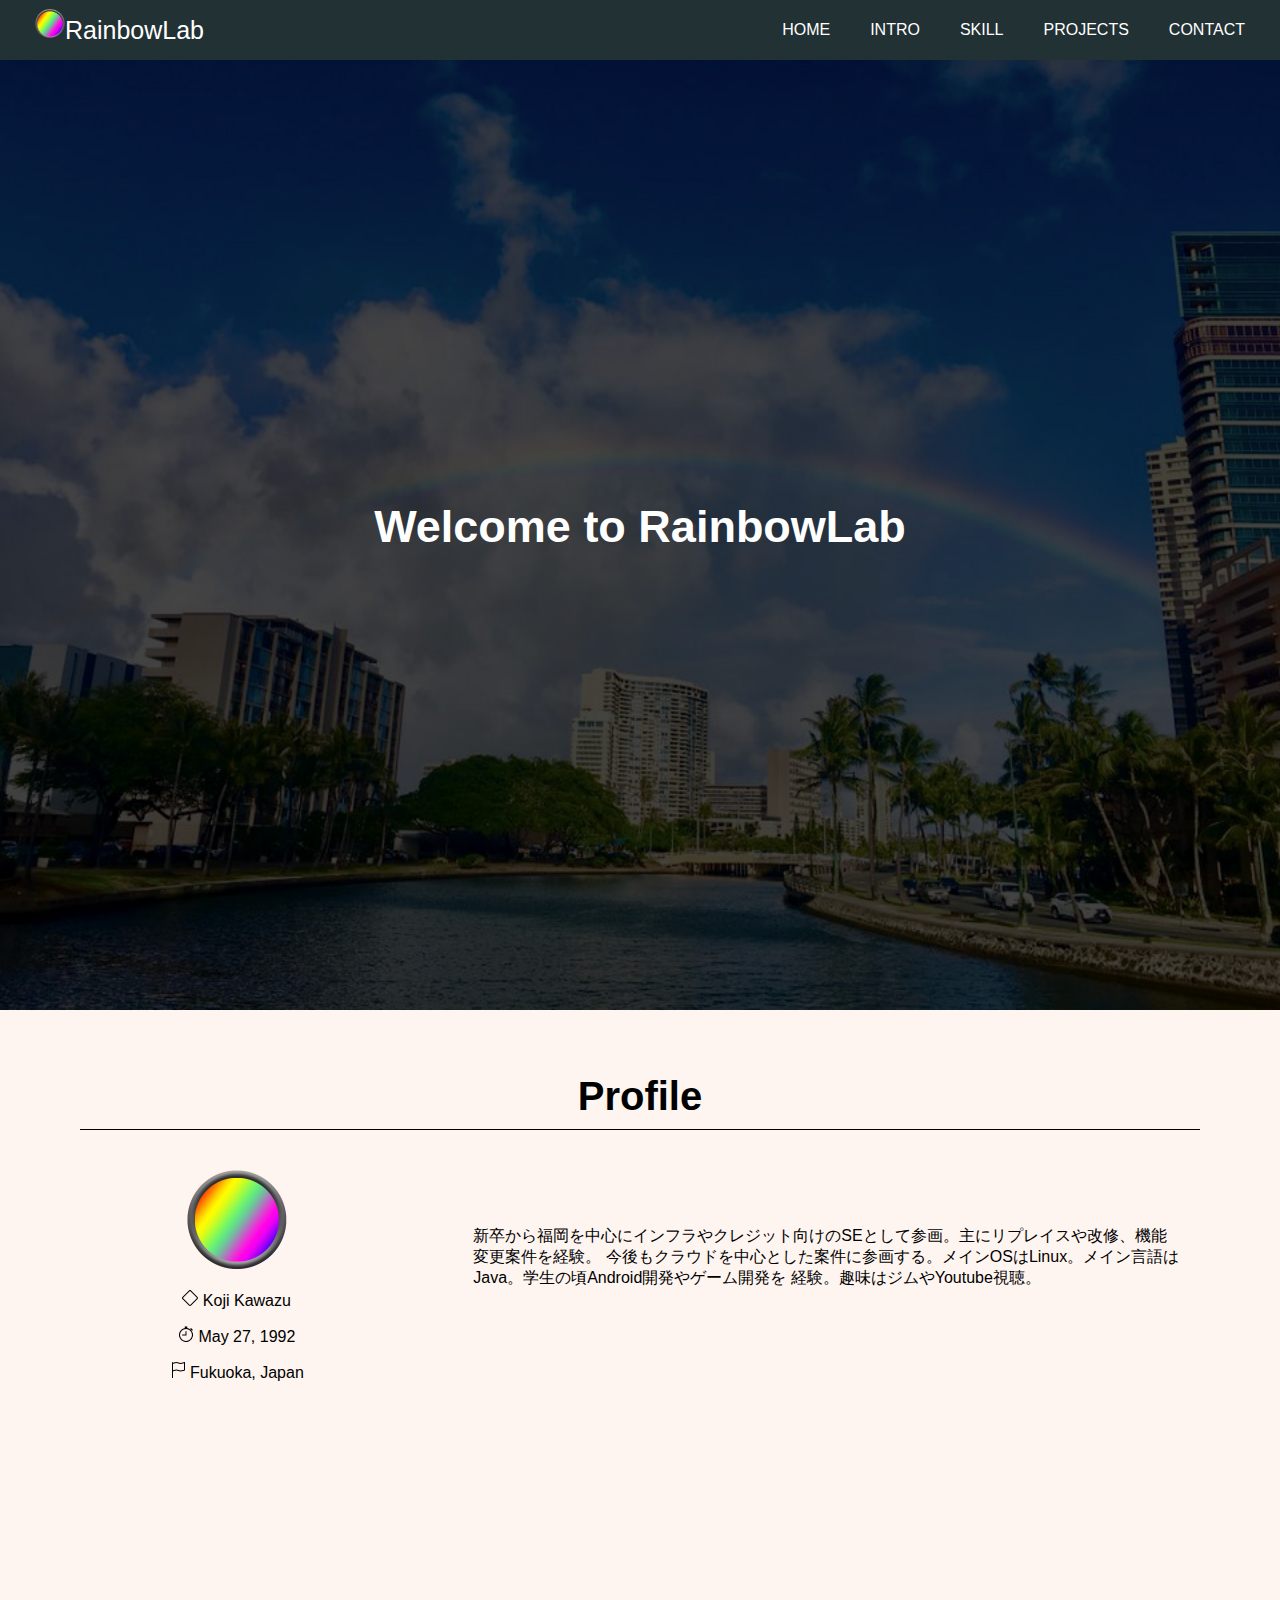
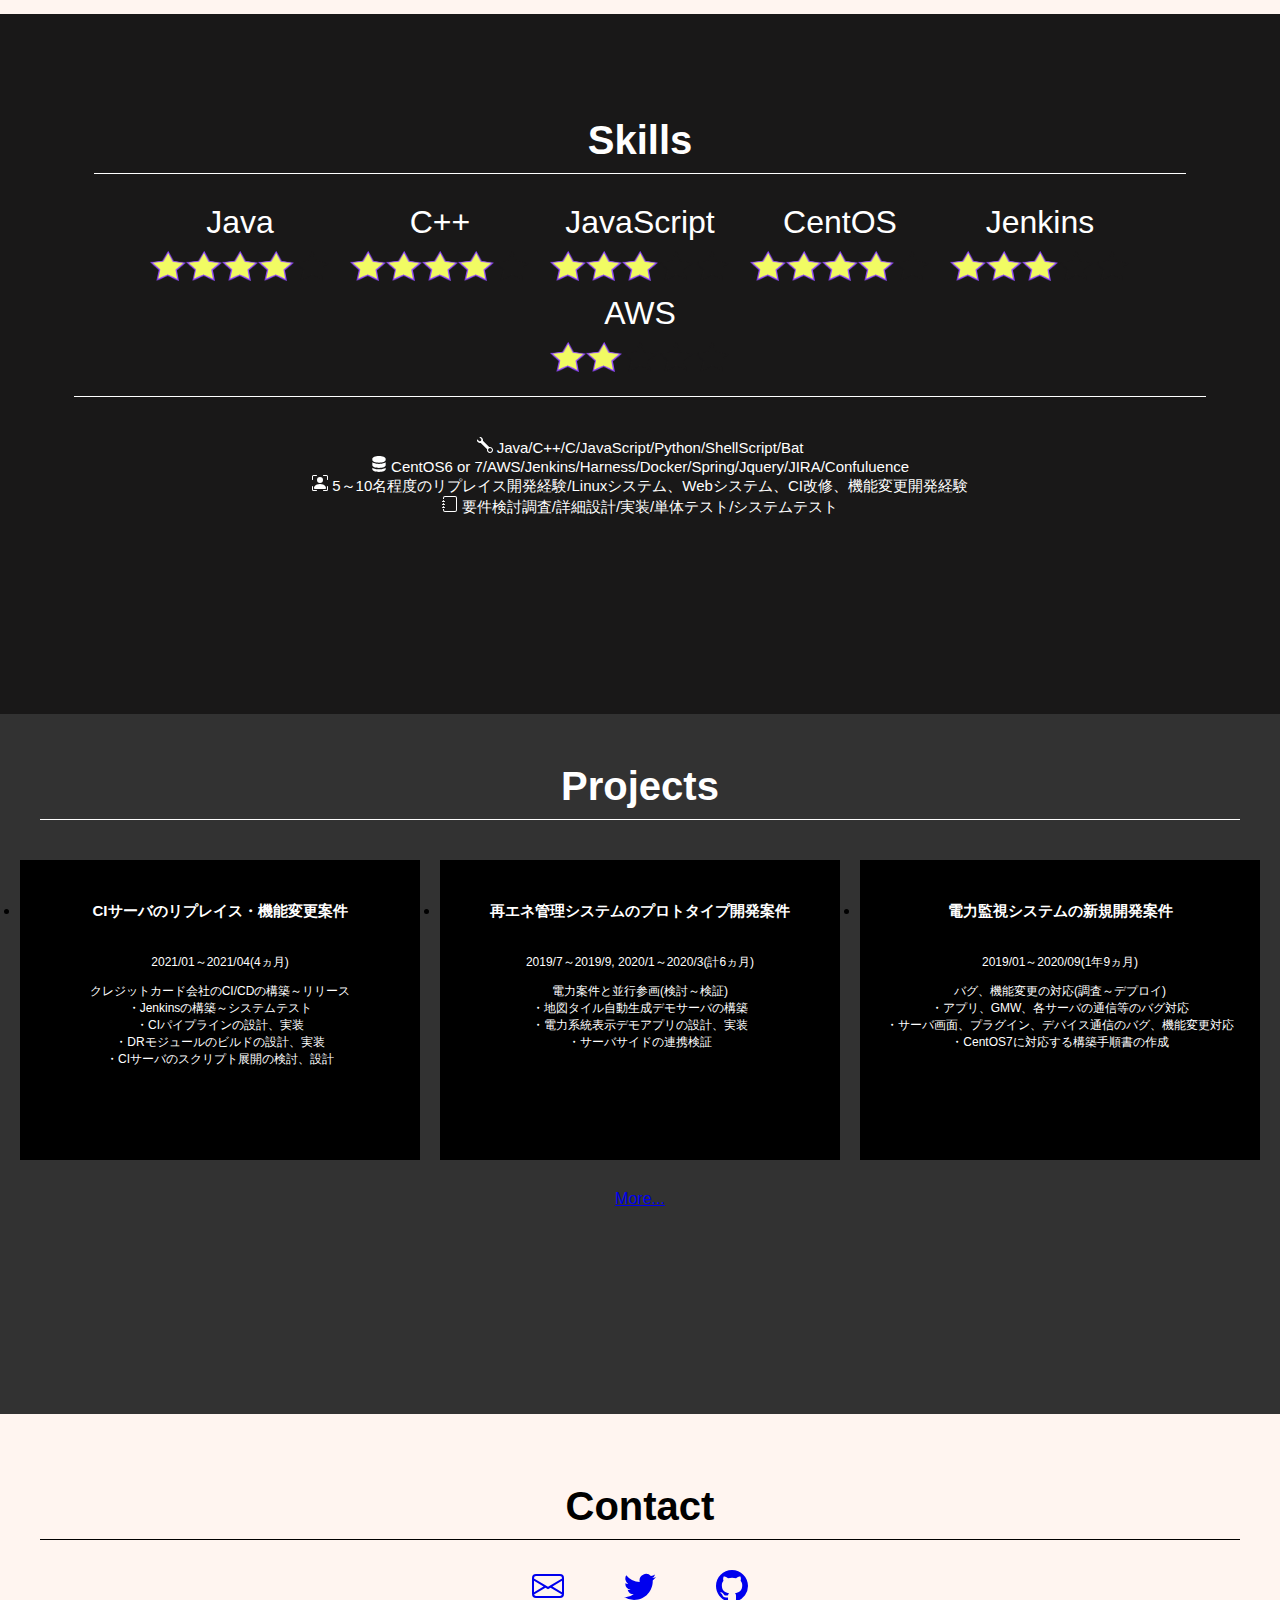
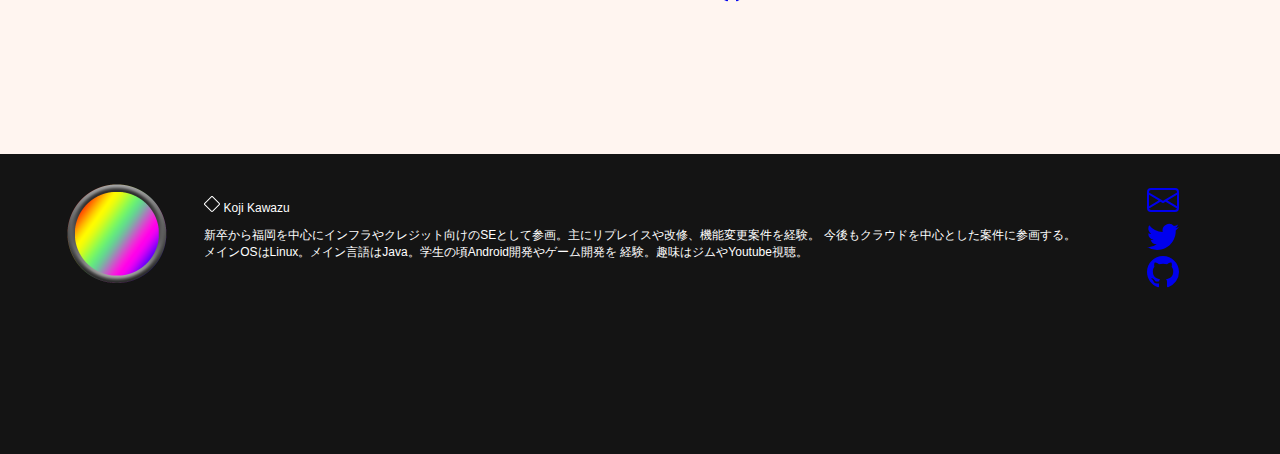
<file: index.html>
<!DOCTYPE html>
<html>
<head>
    <meta charset="utf-8">
    <meta name="viewport" content="width=device-width, initial-scale=1.0">
    <title>RainbowLab</title>
    <link href="https://cdn.jsdelivr.net/npm/bootstrap@5.0.0-beta1/dist/css/bootstrap.min.css" rel="stylesheet" integrity="sha384-giJF6kkoqNQ00vy+HMDP7azOuL0xtbfIcaT9wjKHr8RbDVddVHyTfAAsrekwKmP1" crossorigin="anonymous">
    <script src="https://cdn.jsdelivr.net/npm/bootstrap@5.0.0-beta1/dist/js/bootstrap.bundle.min.js" integrity="sha384-ygbV9kiqUc6oa4msXn9868pTtWMgiQaeYH7/t7LECLbyPA2x65Kgf80OJFdroafW" crossorigin="anonymous"></script>
    <script src="js/jquery-3.6.0.js"></script>
    
    <link rel="stylesheet" href="css/include.css">
    <script src="js/include.js"></script>

    <link rel="stylesheet" href="css/index.css">
    <script src="js/main.js"></script>
</head>
<body topmargin=”12px” >
    <!-- ヘッダー部 -->
    <div id="header"></div>
    <div id="before_home"></div>
    <!-- ホーム部 -->
    <div id="home" id="home">
        <img src="img/background.png" />
        <div id="title">
            <h2>Welcome to RainbowLab</h2>
            <div class="border-bottom" id="title_line"></div>
        </div>   
    </div><!-- home end -->
    <!-- プロフィール部 -->
    <div class="profile" id="profile">
        <div class="profile-block">
            <div class="profile-inner-before">
                <h2>Profile</h2>
            </div>
            <div class="profile-inner">
                <div class="profile-inner-left">
                    <img src="img/symbol.png" width="100" height="100">
                    <p>
                        <svg xmlns="http://www.w3.org/2000/svg" width="16" height="16" fill="currentColor" class="bi bi-diamond" viewBox="0 0 16 16">
                        <path d="M6.95.435c.58-.58 1.52-.58 2.1 0l6.515 6.516c.58.58.58 1.519 0 2.098L9.05 15.565c-.58.58-1.519.58-2.098 0L.435 9.05a1.482 1.482 0 0 1 0-2.098L6.95.435zm1.4.7a.495.495 0 0 0-.7 0L1.134 7.65a.495.495 0 0 0 0 .7l6.516 6.516a.495.495 0 0 0 .7 0l6.516-6.516a.495.495 0 0 0 0-.7L8.35 1.134z"/></svg>
                        Koji Kawazu
                    </p>
                    <p>
                        <svg xmlns="http://www.w3.org/2000/svg" width="16" height="16" fill="currentColor" class="bi bi-stopwatch" viewBox="0 0 16 16">
                            <path d="M8.5 5.6a.5.5 0 1 0-1 0v2.9h-3a.5.5 0 0 0 0 1H8a.5.5 0 0 0 .5-.5V5.6z"/>
                            <path d="M6.5 1A.5.5 0 0 1 7 .5h2a.5.5 0 0 1 0 1v.57c1.36.196 2.594.78 3.584 1.64a.715.715 0 0 1 .012-.013l.354-.354-.354-.353a.5.5 0 0 1 .707-.708l1.414 1.415a.5.5 0 1 1-.707.707l-.353-.354-.354.354a.512.512 0 0 1-.013.012A7 7 0 1 1 7 2.071V1.5a.5.5 0 0 1-.5-.5zM8 3a6 6 0 1 0 .001 12A6 6 0 0 0 8 3z"/>
                        </svg>
                        May 27, 1992
                    </p>
                    <p>
                        <svg xmlns="http://www.w3.org/2000/svg" width="16" height="16" fill="currentColor" class="bi bi-flag" viewBox="0 0 16 16">
                        <path d="M14.778.085A.5.5 0 0 1 15 .5V8a.5.5 0 0 1-.314.464L14.5 8l.186.464-.003.001-.006.003-.023.009a12.435 12.435 0 0 1-.397.15c-.264.095-.631.223-1.047.35-.816.252-1.879.523-2.71.523-.847 0-1.548-.28-2.158-.525l-.028-.01C7.68 8.71 7.14 8.5 6.5 8.5c-.7 0-1.638.23-2.437.477A19.626 19.626 0 0 0 3 9.342V15.5a.5.5 0 0 1-1 0V.5a.5.5 0 0 1 1 0v.282c.226-.079.496-.17.79-.26C4.606.272 5.67 0 6.5 0c.84 0 1.524.277 2.121.519l.043.018C9.286.788 9.828 1 10.5 1c.7 0 1.638-.23 2.437-.477a19.587 19.587 0 0 0 1.349-.476l.019-.007.004-.002h.001M14 1.221c-.22.078-.48.167-.766.255-.81.252-1.872.523-2.734.523-.886 0-1.592-.286-2.203-.534l-.008-.003C7.662 1.21 7.139 1 6.5 1c-.669 0-1.606.229-2.415.478A21.294 21.294 0 0 0 3 1.845v6.433c.22-.078.48-.167.766-.255C4.576 7.77 5.638 7.5 6.5 7.5c.847 0 1.548.28 2.158.525l.028.01C9.32 8.29 9.86 8.5 10.5 8.5c.668 0 1.606-.229 2.415-.478A21.317 21.317 0 0 0 14 7.655V1.222z"/></svg>
                        Fukuoka, Japan
                    </p>
                </div>
                <div class="profile-inner-right">
                    <p>
                        新卒から福岡を中心にインフラやクレジット向けのSEとして参画。主にリプレイスや改修、機能変更案件を経験。
                        今後もクラウドを中心とした案件に参画する。メインOSはLinux。メイン言語はJava。学生の頃Android開発やゲーム開発を
                        経験。趣味はジムやYoutube視聴。
                    </p>
                </div>
            </div><!-- profile inner end -->
        </div><!-- profile block end -->
    </div><!-- profile end -->
    <!-- スキル部 -->
    <div class="skills" id="skills">
        <div class="skill-inline">
            <div class="skill-title">
                <h2>Skills</h2>
            </div>
            <div class="skill-data">
                <div class="skill-area">
                    <div>Java</div>
                    <img src="img/star_4.png" />
                </div>
                <div class="skill-area">
                    <div>C++</div>
                    <img src="img/star_4.png" />
                </div>
                <div class="skill-area">
                    <div>JavaScript</div>
                    <img src="img/star_3.png" />
                </div>
                <div class="skill-area">
                    <div>CentOS</div>
                    <img src="img/star_4.png" />
                </div>
                <div class="skill-area">
                    <div>Jenkins</div>
                    <img src="img/star_3.png" />
                </div>
                <div class="skill-area">
                    <div>AWS</div>
                    <img src="img/star_2.png" />
                </div>
            </div><!-- skill data end -->
            <div class="skill-word">
                <div>
                    <svg xmlns="http://www.w3.org/2000/svg" width="16" height="16" fill="currentColor" class="bi bi-wrench" viewBox="0 0 16 16">
                    <path d="M.102 2.223A3.004 3.004 0 0 0 3.78 5.897l6.341 6.252A3.003 3.003 0 0 0 13 16a3 3 0 1 0-.851-5.878L5.897 3.781A3.004 3.004 0 0 0 2.223.1l2.141 2.142L4 4l-1.757.364L.102 2.223zm13.37 9.019.528.026.287.445.445.287.026.529L15 13l-.242.471-.026.529-.445.287-.287.445-.529.026L13 15l-.471-.242-.529-.026-.287-.445-.445-.287-.026-.529L11 13l.242-.471.026-.529.445-.287.287-.445.529-.026L13 11l.471.242z"/>
                    </svg>
                    Java/C++/C/JavaScript/Python/ShellScript/Bat
                </div>
                <div>
                    <svg xmlns="http://www.w3.org/2000/svg" width="16" height="16" fill="currentColor" class="bi bi-server" viewBox="0 0 16 16">
                    <path d="M1.333 2.667C1.333 1.194 4.318 0 8 0s6.667 1.194 6.667 2.667V4c0 1.473-2.985 2.667-6.667 2.667S1.333 5.473 1.333 4V2.667z"/>
                    <path d="M1.333 6.334v3C1.333 10.805 4.318 12 8 12s6.667-1.194 6.667-2.667V6.334a6.51 6.51 0 0 1-1.458.79C11.81 7.684 9.967 8 8 8c-1.966 0-3.809-.317-5.208-.876a6.508 6.508 0 0 1-1.458-.79z"/>
                    <path d="M14.667 11.668a6.51 6.51 0 0 1-1.458.789c-1.4.56-3.242.876-5.21.876-1.966 0-3.809-.316-5.208-.876a6.51 6.51 0 0 1-1.458-.79v1.666C1.333 14.806 4.318 16 8 16s6.667-1.194 6.667-2.667v-1.665z"/>
                    </svg>
                    CentOS6 or 7/AWS/Jenkins/Harness/Docker/Spring/Jquery/JIRA/Confuluence
                </div>
                <div>
                    <svg xmlns="http://www.w3.org/2000/svg" width="16" height="16" fill="currentColor" class="bi bi-person-bounding-box" viewBox="0 0 16 16">
                    <path d="M1.5 1a.5.5 0 0 0-.5.5v3a.5.5 0 0 1-1 0v-3A1.5 1.5 0 0 1 1.5 0h3a.5.5 0 0 1 0 1h-3zM11 .5a.5.5 0 0 1 .5-.5h3A1.5 1.5 0 0 1 16 1.5v3a.5.5 0 0 1-1 0v-3a.5.5 0 0 0-.5-.5h-3a.5.5 0 0 1-.5-.5zM.5 11a.5.5 0 0 1 .5.5v3a.5.5 0 0 0 .5.5h3a.5.5 0 0 1 0 1h-3A1.5 1.5 0 0 1 0 14.5v-3a.5.5 0 0 1 .5-.5zm15 0a.5.5 0 0 1 .5.5v3a1.5 1.5 0 0 1-1.5 1.5h-3a.5.5 0 0 1 0-1h3a.5.5 0 0 0 .5-.5v-3a.5.5 0 0 1 .5-.5z"/>
                    <path d="M3 14s-1 0-1-1 1-4 6-4 6 3 6 4-1 1-1 1H3zm8-9a3 3 0 1 1-6 0 3 3 0 0 1 6 0z"/>
                    </svg>
                    5～10名程度のリプレイス開発経験/Linuxシステム、Webシステム、CI改修、機能変更開発経験
                </div>
                <div>
                    <svg xmlns="http://www.w3.org/2000/svg" width="16" height="16" fill="currentColor" class="bi bi-journal" viewBox="0 0 16 16">
                    <path d="M3 0h10a2 2 0 0 1 2 2v12a2 2 0 0 1-2 2H3a2 2 0 0 1-2-2v-1h1v1a1 1 0 0 0 1 1h10a1 1 0 0 0 1-1V2a1 1 0 0 0-1-1H3a1 1 0 0 0-1 1v1H1V2a2 2 0 0 1 2-2z"/>
                    <path d="M1 5v-.5a.5.5 0 0 1 1 0V5h.5a.5.5 0 0 1 0 1h-2a.5.5 0 0 1 0-1H1zm0 3v-.5a.5.5 0 0 1 1 0V8h.5a.5.5 0 0 1 0 1h-2a.5.5 0 0 1 0-1H1zm0 3v-.5a.5.5 0 0 1 1 0v.5h.5a.5.5 0 0 1 0 1h-2a.5.5 0 0 1 0-1H1z"/>
                    </svg>
                    要件検討調査/詳細設計/実装/単体テスト/システムテスト
                </div>
            </div>
        </div><!-- skills inline end --> 
    </div><!-- skills end -->
    <!-- プロジェクト部 -->
    <div class="projects" id="projects">
        <div class="projects-inline">
            <div class="projects-title">
                <h2>Projects</h2>
            </div>
            <div class="projects-block">
                <ul>
                    <li class="projects-bl-inline">
                        <h2>CIサーバのリプレイス・機能変更案件</h2>
                        <p>2021/01～2021/04(4ヵ月)</p>
                        <div>クレジットカード会社のCI/CDの構築～リリース</div>
                        <div>・Jenkinsの構築～システムテスト</div>
                        <div>・CIパイプラインの設計、実装</div>
                        <div>・DRモジュールのビルドの設計、実装</div>
                        <div>・CIサーバのスクリプト展開の検討、設計</div>
                    </li>   
                    <li class="projects-bl-inline">
                        <h2>再エネ管理システムのプロトタイプ開発案件</h2>
                        <p>2019/7～2019/9, 2020/1～2020/3(計6ヵ月)</p>
                        <div>電力案件と並行参画(検討～検証)</div>
                        <div>・地図タイル自動生成デモサーバの構築</div>
                        <div>・電力系統表示デモアプリの設計、実装</div>
                        <div>・サーバサイドの連携検証</div>
                    </li> 
                    <li class="projects-bl-inline">
                        <h2>電力監視システムの新規開発案件</h2>
                        <p>2019/01～2020/09(1年9ヵ月)</p>
                        <div>バグ、機能変更の対応(調査～デプロイ)</div>
                        <div>・アプリ、GMW、各サーバの通信等のバグ対応</div>
                        <div>・サーバ画面、プラグイン、デバイス通信のバグ、機能変更対応</div>
                        <div>・CentOS7に対応する構築手順書の作成</div>
                    </li>
                </ul>  
            </div><!-- projects-block end -->
            <div class="projects-button">
                <a href="./project.html" class="btn btn-outline-secondary">More...</a>
            </div>
            
        </div><!-- projects-inline end -->
    </div><!-- projects end -->
    <!-- コンタクト部 -->
    <div class="contact" id="contact">
        <div class="contact-inline">
            <div class="contact-title">
                <h2>Contact</h2>
            </div>
            <div class="contact-block">
                <div><a href="mailto:k.kawa.lin.315@gmail.com"><!-- メール -->
                    <svg xmlns="http://www.w3.org/2000/svg" width="32" height="32" fill="currentColor" class="bi bi-envelope" viewBox="0 0 16 16">
                        <path d="M0 4a2 2 0 0 1 2-2h12a2 2 0 0 1 2 2v8a2 2 0 0 1-2 2H2a2 2 0 0 1-2-2V4zm2-1a1 1 0 0 0-1 1v.217l7 4.2 7-4.2V4a1 1 0 0 0-1-1H2zm13 2.383-4.758 2.855L15 11.114v-5.73zm-.034 6.878L9.271 8.82 8 9.583 6.728 8.82l-5.694 3.44A1 1 0 0 0 2 13h12a1 1 0 0 0 .966-.739zM1 11.114l4.758-2.876L1 5.383v5.73z"/>
                        </svg>
                </a></div>
                <div><a href="https://twitter.com/ayariru_7"><!-- twitter -->
                    <svg xmlns="http://www.w3.org/2000/svg" width="32" height="32" fill="currentColor" class="bi bi-twitter" viewBox="0 0 16 16">
                        <path d="M5.026 15c6.038 0 9.341-5.003 9.341-9.334 0-.14 0-.282-.006-.422A6.685 6.685 0 0 0 16 3.542a6.658 6.658 0 0 1-1.889.518 3.301 3.301 0 0 0 1.447-1.817 6.533 6.533 0 0 1-2.087.793A3.286 3.286 0 0 0 7.875 6.03a9.325 9.325 0 0 1-6.767-3.429 3.289 3.289 0 0 0 1.018 4.382A3.323 3.323 0 0 1 .64 6.575v.045a3.288 3.288 0 0 0 2.632 3.218 3.203 3.203 0 0 1-.865.115 3.23 3.23 0 0 1-.614-.057 3.283 3.283 0 0 0 3.067 2.277A6.588 6.588 0 0 1 .78 13.58a6.32 6.32 0 0 1-.78-.045A9.344 9.344 0 0 0 5.026 15z"/>
                        </svg>
                </a></div>
                <div><a href="https://github.com/kojikawazu"><!-- github -->
                    <svg xmlns="http://www.w3.org/2000/svg" width="32" height="32" fill="currentColor" class="bi bi-github" viewBox="0 0 16 16">
                        <path d="M8 0C3.58 0 0 3.58 0 8c0 3.54 2.29 6.53 5.47 7.59.4.07.55-.17.55-.38 0-.19-.01-.82-.01-1.49-2.01.37-2.53-.49-2.69-.94-.09-.23-.48-.94-.82-1.13-.28-.15-.68-.52-.01-.53.63-.01 1.08.58 1.23.82.72 1.21 1.87.87 2.33.66.07-.52.28-.87.51-1.07-1.78-.2-3.64-.89-3.64-3.95 0-.87.31-1.59.82-2.15-.08-.2-.36-1.02.08-2.12 0 0 .67-.21 2.2.82.64-.18 1.32-.27 2-.27.68 0 1.36.09 2 .27 1.53-1.04 2.2-.82 2.2-.82.44 1.1.16 1.92.08 2.12.51.56.82 1.27.82 2.15 0 3.07-1.87 3.75-3.65 3.95.29.25.54.73.54 1.48 0 1.07-.01 1.93-.01 2.2 0 .21.15.46.55.38A8.012 8.012 0 0 0 16 8c0-4.42-3.58-8-8-8z"/>
                        </svg>
                </a></div>
            </div><!-- contact-block end -->
        </div><!-- contact-inline end -->
    </div><!-- contact end -->
    <!-- フッダー部 -->
    <div id="footer"></div>
</body>
</html>
</file>
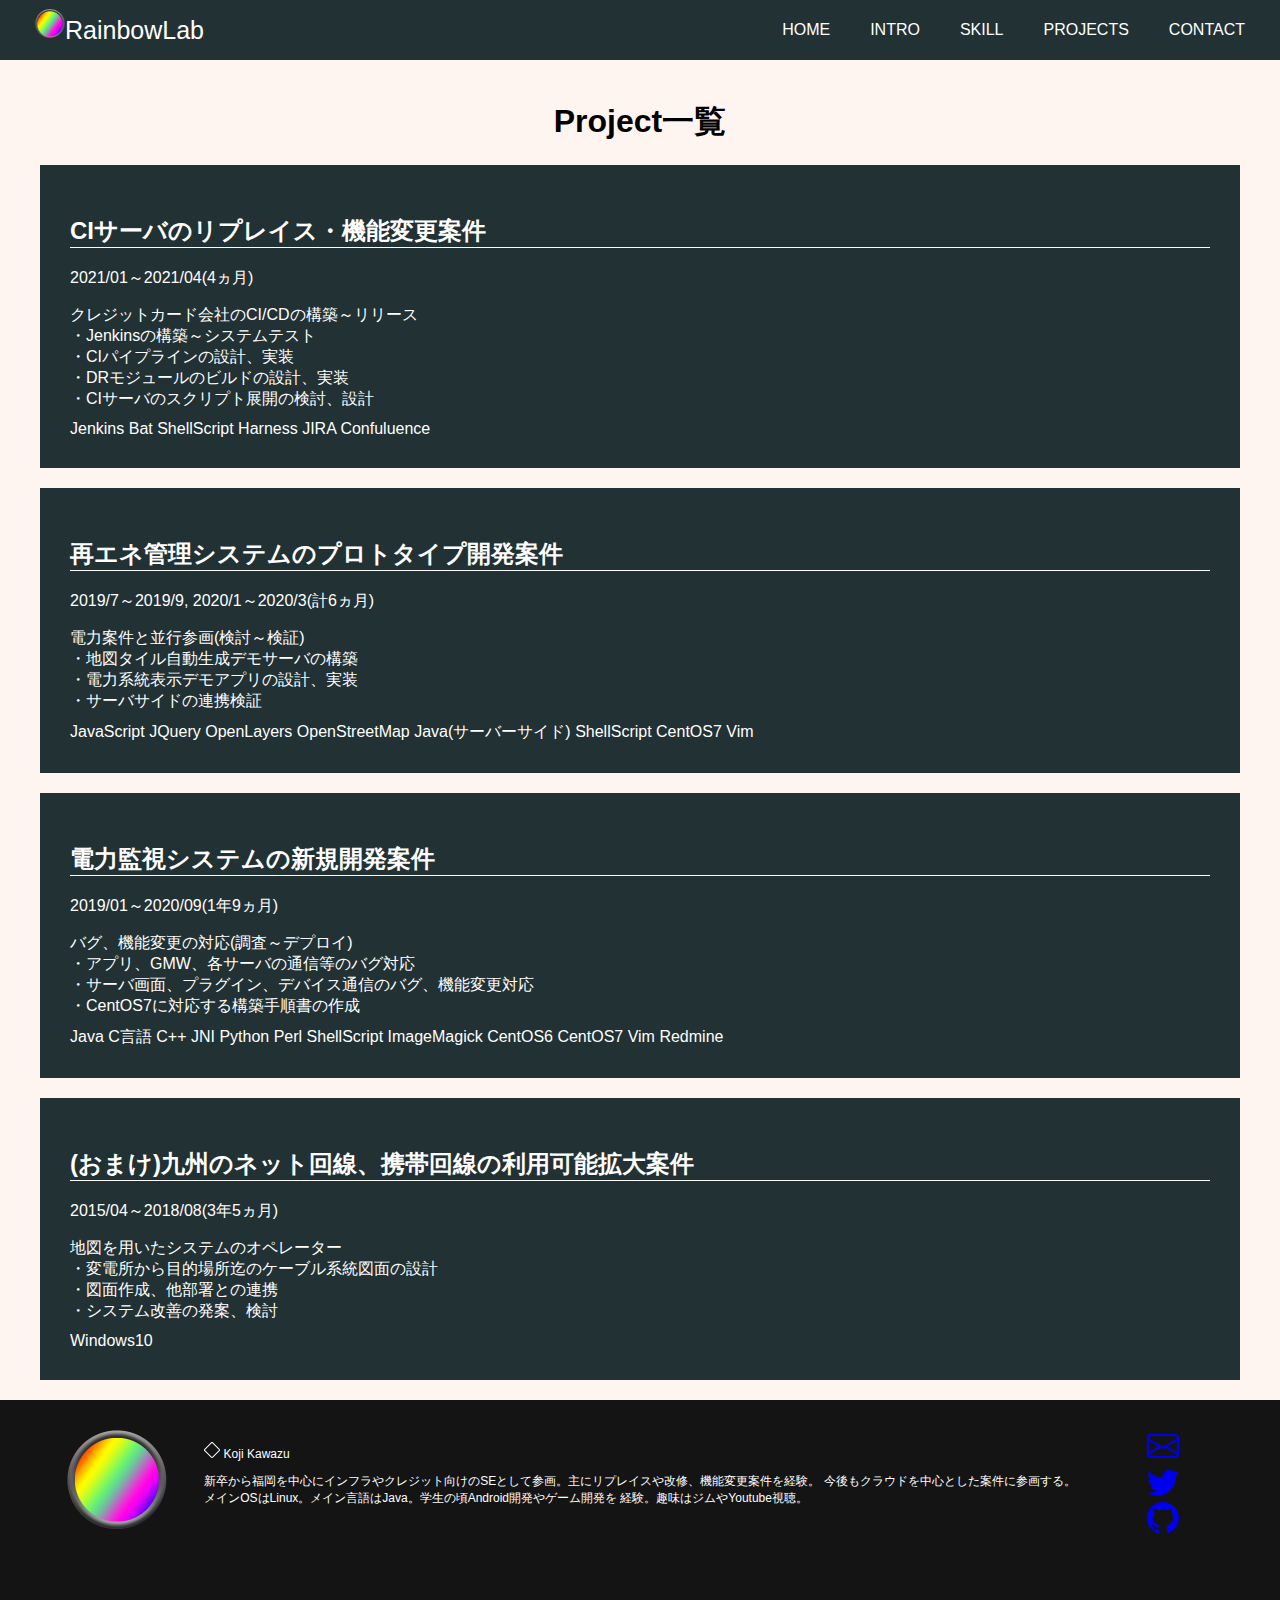
<file: project.html>
<!DOCTYPE html>
<html>
<head>
    <meta charset="utf-8">
    <meta name="viewport" content="width=device-width, initial-scale=1.0">
    <title>RainbowLab</title>

    <link href="https://cdn.jsdelivr.net/npm/bootstrap@5.0.0-beta1/dist/css/bootstrap.min.css" rel="stylesheet" integrity="sha384-giJF6kkoqNQ00vy+HMDP7azOuL0xtbfIcaT9wjKHr8RbDVddVHyTfAAsrekwKmP1" crossorigin="anonymous">
    <script src="https://cdn.jsdelivr.net/npm/bootstrap@5.0.0-beta1/dist/js/bootstrap.bundle.min.js" integrity="sha384-ygbV9kiqUc6oa4msXn9868pTtWMgiQaeYH7/t7LECLbyPA2x65Kgf80OJFdroafW" crossorigin="anonymous"></script>
    <script src="js/jquery-3.6.0.js"></script>
    
    <link rel="stylesheet" href="css/include.css">
    <link rel="stylesheet" href="css/project.css">
    <script src="js/include.js"></script>
</head>
<body>
    <!-- ヘッダー部 -->
    <div id="header"></div>
    <!-- プロジェクト一覧部 -->
    <div class="main">
        <h1>Project一覧</h1>
        <ul>
            <li>
                <h2>CIサーバのリプレイス・機能変更案件</h2>
                <p>2021/01～2021/04(4ヵ月)</p>
                <div>クレジットカード会社のCI/CDの構築～リリース</div>
                <div>・Jenkinsの構築～システムテスト</div>
                <div>・CIパイプラインの設計、実装</div>
                <div>・DRモジュールのビルドの設計、実装</div>
                <div>・CIサーバのスクリプト展開の検討、設計</div>
                <div id="tech_type">
                    <span class="badge rounded-pill bg-primary">Jenkins</span>
                    <span class="badge rounded-pill bg-primary">Bat</span>
                    <span class="badge rounded-pill bg-primary">ShellScript</span>
                    <span class="badge rounded-pill bg-primary">Harness</span>
                    <span class="badge rounded-pill bg-primary">JIRA</span>
                    <span class="badge rounded-pill bg-primary">Confuluence</span>
                </div>
            </li>   
            <li>
                <h2>再エネ管理システムのプロトタイプ開発案件</h2>
                <p>2019/7～2019/9, 2020/1～2020/3(計6ヵ月)</p>
                <div>電力案件と並行参画(検討～検証)</div>
                <div>・地図タイル自動生成デモサーバの構築</div>
                <div>・電力系統表示デモアプリの設計、実装</div>
                <div>・サーバサイドの連携検証</div>
                <div id="tech_type">
                    <span class="badge rounded-pill bg-primary">JavaScript</span>
                    <span class="badge rounded-pill bg-primary">JQuery</span>
                    <span class="badge rounded-pill bg-primary">OpenLayers</span>
                    <span class="badge rounded-pill bg-primary">OpenStreetMap</span>
                    <span class="badge rounded-pill bg-primary">Java(サーバーサイド)</span>
                    <span class="badge rounded-pill bg-primary">ShellScript</span>
                    <span class="badge rounded-pill bg-primary">CentOS7</span>
                    <span class="badge rounded-pill bg-primary">Vim</span>
                </div>
            </li> 
            <li>
                <h2>電力監視システムの新規開発案件</h2>
                <p>2019/01～2020/09(1年9ヵ月)</p>
                <div>バグ、機能変更の対応(調査～デプロイ)</div>
                <div>・アプリ、GMW、各サーバの通信等のバグ対応</div>
                <div>・サーバ画面、プラグイン、デバイス通信のバグ、機能変更対応</div>
                <div>・CentOS7に対応する構築手順書の作成</div>
                <div id="tech_type">
                    <span class="badge rounded-pill bg-primary">Java</span>
                    <span class="badge rounded-pill bg-primary">C言語</span>
                    <span class="badge rounded-pill bg-primary">C++</span>
                    <span class="badge rounded-pill bg-primary">JNI</span>
                    <span class="badge rounded-pill bg-primary">Python</span>
                    <span class="badge rounded-pill bg-primary">Perl</span>
                    <span class="badge rounded-pill bg-primary">ShellScript</span>
                    <span class="badge rounded-pill bg-primary">ImageMagick</span>
                    <span class="badge rounded-pill bg-primary">CentOS6</span>
                    <span class="badge rounded-pill bg-primary">CentOS7</span>
                    <span class="badge rounded-pill bg-primary">Vim</span>
                    <span class="badge rounded-pill bg-primary">Redmine</span>
                </div>
            </li>   
            <li>
                <h2>(おまけ)九州のネット回線、携帯回線の利用可能拡大案件</h2>
                <p>2015/04～2018/08(3年5ヵ月)</p>
                <div>地図を用いたシステムのオペレーター</div>
                <div>・変電所から目的場所迄のケーブル系統図面の設計</div>
                <div>・図面作成、他部署との連携</div>
                <div>・システム改善の発案、検討</div>
                <div id="tech_type">
                    <span class="badge rounded-pill bg-primary">Windows10</span>
                </div>
            </li>
        </ul>
    </div>
    <!-- フッダー部 -->
    <div id="footer"></div>
</body>
</html>
</file>
<file: css/include.css>
/* cssインポート */
@import url("header.css");
@import url("footer.css");

/* 共通 */
* {
  box-sizing: border-box;
}

body {
  margin: 0;
  font-family: "Hiragino Sans W3", "Hiragino Kaku Gothic ProN", "ヒラギノ角ゴ ProN W3", "メイリオ", Meiryo, "ＭＳ Ｐゴシック", "MS PGothic", sans-serif;
  background-color: #fff5f0;
}

.main{
  margin-top: 100px;
  margin-left: 20px;
  margin-right: 20px;
}
</file>
<file: css/index.css>
/* メイン画面 */
#before_home{
    width: 100%;
    height: 50px;
    background-color: rgba(34, 49, 52, 1);
}

#home{
    position: relative;
}

#home img{
    width: 100%;
    background-size: cover;
}

#title{
    position: absolute;
    top: 50%;
    left: 50%;
    font-size: 30px;
    color: white;
    transform: translate(-50%, -50%);
    -webkit-transform: translate(-50%, -50%);
    -ms-transform: translate(-50%, -50%);
}

#title_line{
    padding-top: 10px;
}

/* プロフィール */
.profile{
    height: 500px;
    margin: 50px;
}

.profile-inner-before h2{
    text-align: center;
    font-size: 40px;
    margin: 30px;
    padding: 10px;
    color: black;
    border-bottom: 1px solid black;
}

.profile-inner{
    display: flex;
    height: 300px;
}

.profile-inner-left{
    flex: 0.5;
    text-align: center;
    margin: 10px;
}

.profile-inner-right{
    flex: 1;
    margin: 50px;
}

/* スキル */
.skills{
    background-color: rgba(0, 0, 0, 0.9);
    height: 700px;
}

.skill-inline{
    padding: 5%;
}

.skill-title h2{
    text-align: center;
    font-size: 40px;
    margin: 30px;
    padding: 10px;
    color: white;
    border-bottom: 1px solid white;
}

.skill-data{
    display: flex;
    align-items: center;
    justify-content: center;
    flex-wrap: wrap;
}

.skill-area div{
    text-align: center;
    font-size: 200%;
    color: white;
}

.skill-area img{
    text-align: center;
    width: 180px;
    height: 30px;
    margin: 10px;
}

.skill-word{
    border-top: 1px solid white;
    margin: 10px;
    padding-top: 40px;
    text-align: center;
}

.skill-word div{
    word-break: break-all;
    color: white;
    font-size: 15px;
}

/* プロジェクト */
.projects{
    background-color: rgba(50, 50, 50, 1);
    height: 700px;
    padding: 10px;
}

.projects-title h2{
    text-align: center;
    font-size: 40px;
    margin: 30px;
    padding: 10px;
    color: white;
    border-bottom: 1px solid white;
}

.projects-block ul{
    display: flex;
    align-items: center;
    justify-content: center;
    margin: 0;
    padding: 0;
}

.projects-block li{
    width: 400px;
    height: 300px;
    margin: 10px;
    padding: 10px;
    text-align: center;
    background-color: black;
}

.projects-bl-inline h2{
    padding-top: 20px;
    padding-bottom: 20px;
    font-size: 15px;
    color: white;
}

.projects-bl-inline p{
    font-size: 12px;
    color: white;
}

.projects-bl-inline div{
    font-size: 12px;
    color: white;
}

.projects-button{
    display: flex;
    align-items: center;
    justify-content: center;
    margin: 10px;
    padding: 10px;
}

/* コンタクト */
.contact{
    height: 300px;
    padding: 10px;
    margin-top: 20px;
    margin-bottom: 20px;
}

.contact-title h2{
    text-align: center;
    font-size: 40px;
    margin: 30px;
    margin-bottom: 10px;
    padding: 10px;
    color: black;
    border-bottom: 1px solid black;
}

.contact-block{
    display: flex;
    align-items: center;
    justify-content: center;
    margin: 0;
    padding: 0;
}

.contact-block div{
    text-align: center;
    margin: 10px;
    padding: 10px;
}

.contact-block a{
    padding: 10px;
}

/* レスポンシブル対応 */

/* プロフィール */
@media (max-width: 600px) {
    .profile{
        height: 600px;
    }

    .profile-inner{
        display:flex;
        flex-flow: column;
    }

    .profile-inner-left{
        text-align: center;
    }
    
    .profile-inner-right{
        margin-top: 10px;
        margin-bottom: 15px;
    }
}

@media (max-width: 400px) {
    .profile{
        height: 900px;
    }
}

/* スキル */
@media (max-width: 600px) {
    .skills{
        background-color: rgba(0, 0, 0, 0.9);
        height: 1000px;
    }
}

@media (min-width: 1300px){
    .skill-word div{
        word-break: break-all;
        color: white;
        font-size: 20px;
    }
}

/* プロジェクト */
@media (max-width: 900px) {
    .projects{
        background-color: rgba(50, 50, 50, 1);
        height: 1200px;
    }

    .projects-block ul{
        display: flex;
        flex-direction: column;
        align-items: center;
        margin: 0;
        padding: 0;
    }
}

@media (max-width: 500px) {
    .projects{
        background-color: rgba(50, 50, 50, 1);
        height: 900px;
    }

    .projects-block li{
        width: 300px;
        height: 200px;
        margin: 10px;
        padding: 10px;
        text-align: center;
        background-color: black;
    }

    .projects-block ul{
        display: flex;
        flex-direction: column;
        align-items: center;
        margin: 0;
        padding: 0;
    }

    .projects-bl-inline h2{
        padding-top: 20px;
        padding-bottom: 20px;
        font-size: 12px;
        color: white;
    }
    
    .projects-bl-inline p{
        font-size: 10px;
        color: white;
    }
    
    .projects-bl-inline div{
        font-size: 10px;
        color: white;
    }
}

@media (max-width: 370px) {
    .projects-block li{
        width: 280px;
        height: 180px;
        margin: 10px;
        padding: 5px;
        text-align: center;
        background-color: black;
    }
}

/* コンタクト */
@media (max-width: 300px) {
    .contact-block{
        display: flex;
        flex-direction: column;
        align-items: center;
        justify-content: center;
        margin: 0;
        padding: 0;
    }
}
</file>
<file: css/project.css>
/* プロジェクト一覧 */
h1{
    text-align: center; 
}

h2{
    margin-bottom: 20px;
    border-bottom: 1px solid rgba(255,255, 255, 1);
}

.main ul{
    list-style: none;
    flex-wrap: wrap;
    padding: 0;
}

.main li{
    color: white;
    background-color: rgba(34, 49, 52, 1);
    margin: 20px 20px;
    padding: 30px 30px;
}

#tech_type{
    margin-top: 10px;
}
</file>
